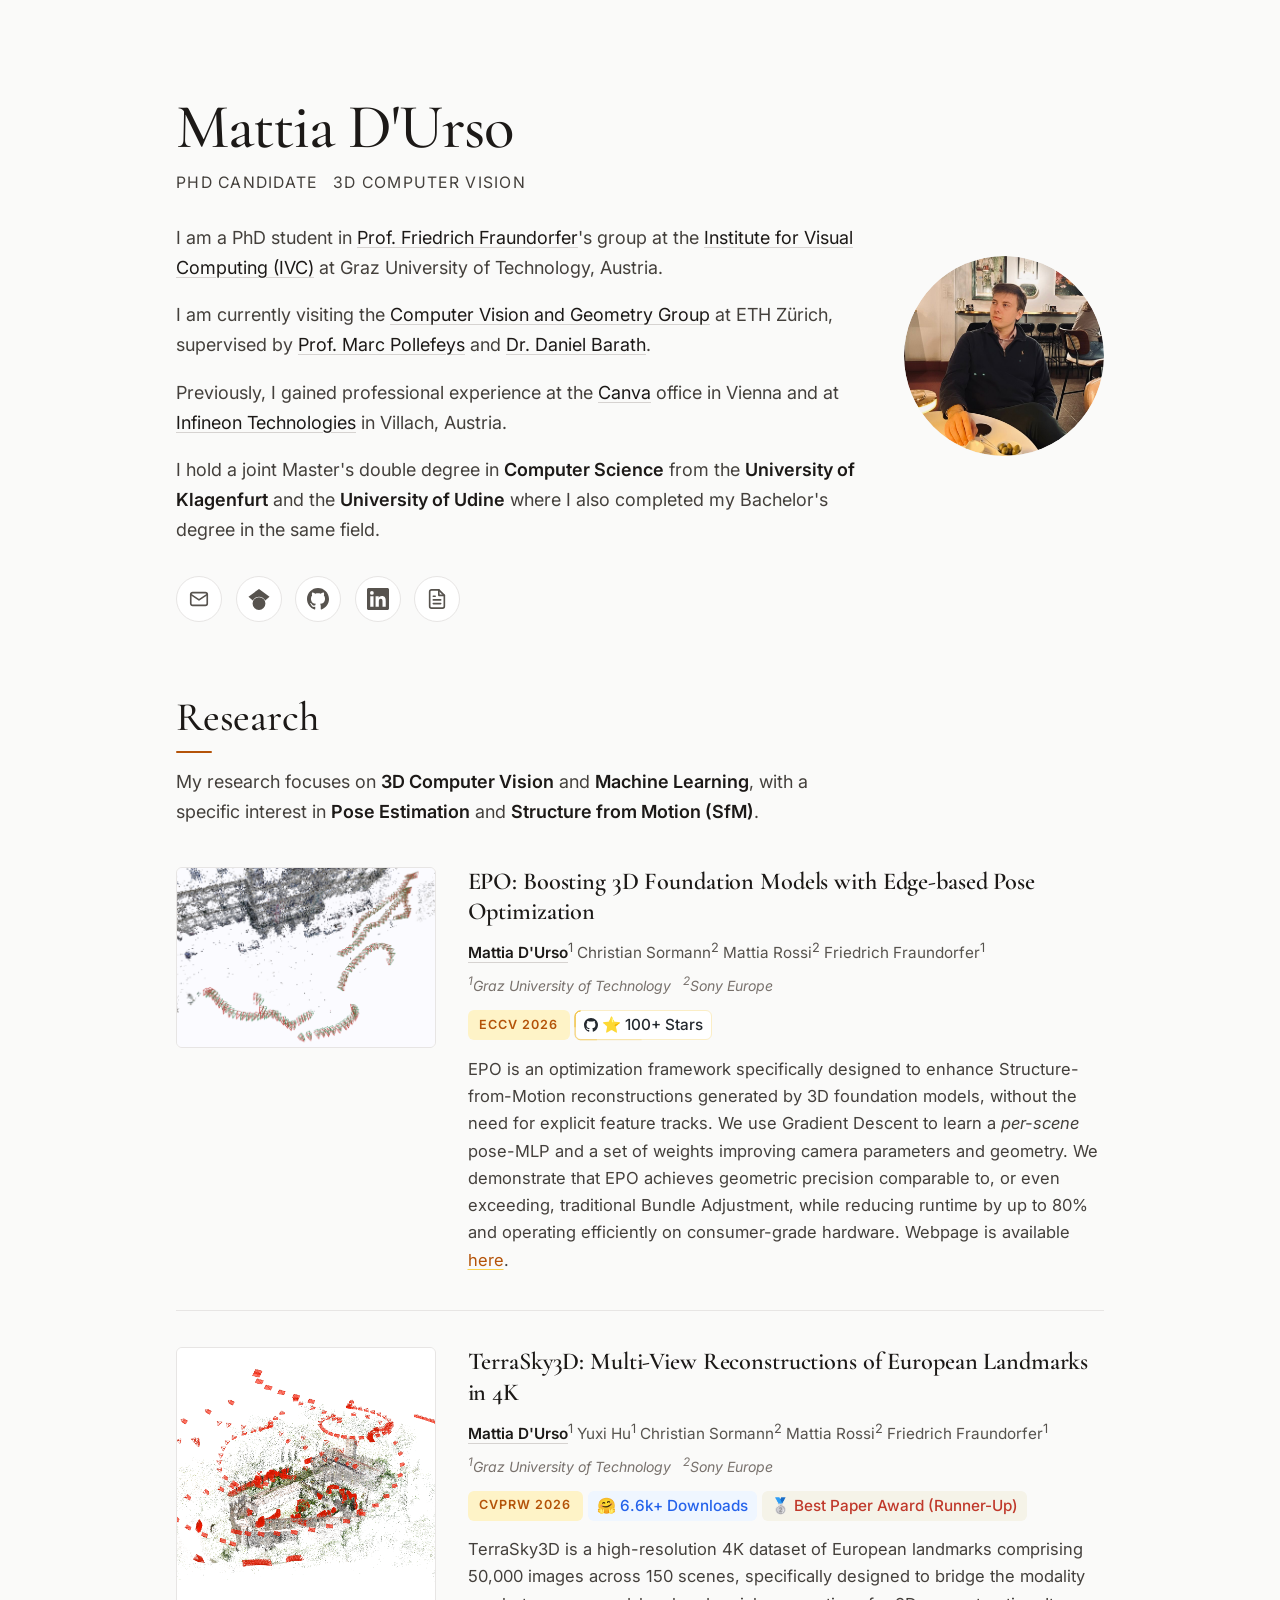
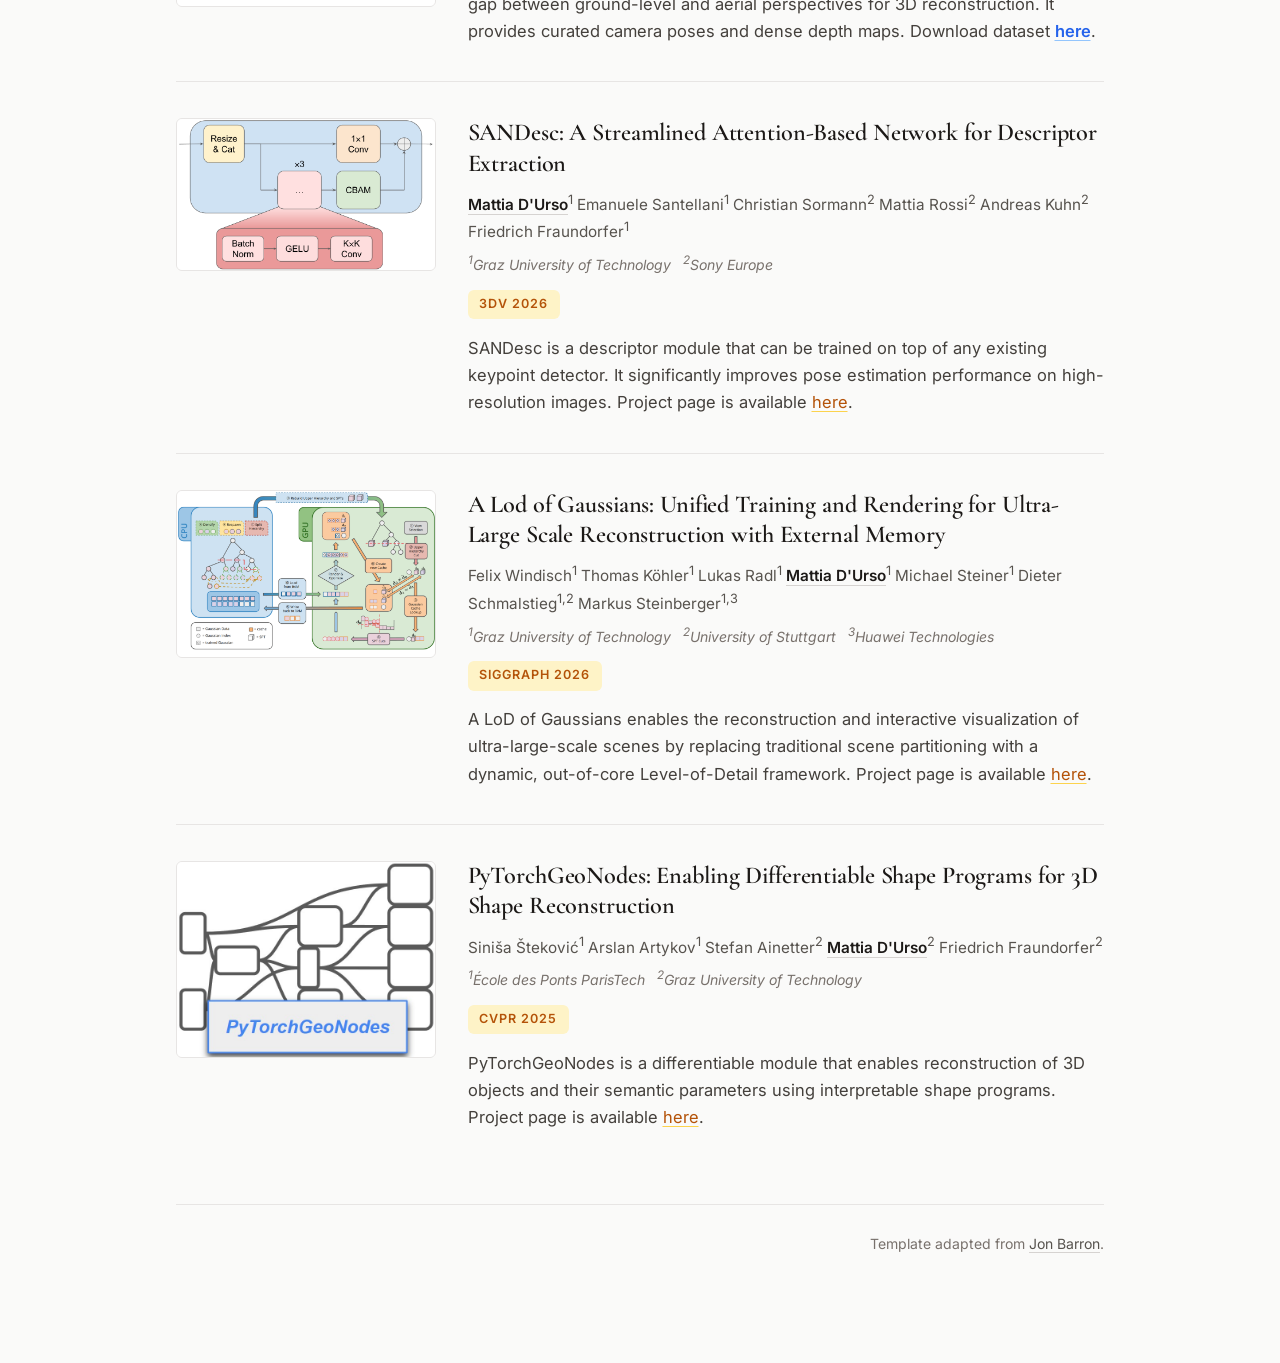
<file: index.html>
<!DOCTYPE html>
<html lang="en">
  <head>
    <meta charset="UTF-8">
    <meta name="viewport" content="width=device-width, initial-scale=1">
    <meta name="color-scheme" content="light">

    <title>Mattia D'Urso</title>
    <meta name="author" content="Mattia D'Urso">
    <meta name="description" content="Personal website of Mattia D'Urso — PhD student at TU Graz researching 3D computer vision, pose estimation, and structure from motion.">
    <meta name="robots" content="index, follow">
    <link rel="canonical" href="https://mattiadurso.com/">

    <!-- Open Graph (used by Google, LinkedIn, X, Slack, etc. for link previews) -->
    <meta property="og:type" content="website">
    <meta property="og:title" content="Mattia D'Urso">
    <meta property="og:description" content="PhD student at TU Graz researching 3D computer vision, pose estimation, and structure from motion.">
    <meta property="og:url" content="https://mattiadurso.com/">
    <meta property="og:image" content="https://mattiadurso.com/imgs/me/me.jpeg">

    <!-- Person structured data: ties this domain to Mattia D'Urso's online identity -->
    <script type="application/ld+json">
    {
      "@context": "https://schema.org",
      "@type": "Person",
      "name": "Mattia D'Urso",
      "url": "https://mattiadurso.com/",
      "image": "https://mattiadurso.com/imgs/me/me.jpeg",
      "jobTitle": "PhD Candidate in 3D Computer Vision",
      "email": "mailto:mattiadurso98@gmail.com",
      "worksFor": { "@type": "CollegeOrUniversity", "name": "Graz University of Technology" },
      "alumniOf": [
        { "@type": "CollegeOrUniversity", "name": "University of Klagenfurt" },
        { "@type": "CollegeOrUniversity", "name": "University of Udine" }
      ],
      "knowsAbout": ["3D Computer Vision", "Pose Estimation", "Structure from Motion", "Machine Learning"],
      "sameAs": [
        "https://mattiadurso.com/",
        "https://github.com/mattiadurso",
        "https://www.linkedin.com/in/mattiadurso/",
        "https://scholar.google.com/citations?user=9FjTo3YAAAAJ",
        "https://huggingface.co/mattia-durso",
        "https://ivc.tugraz.at/people/mattia-durso/"
      ]
    }
    </script>

    <link rel="preconnect" href="https://fonts.googleapis.com">
    <link rel="preconnect" href="https://fonts.gstatic.com" crossorigin>
    <link rel="stylesheet" href="https://fonts.googleapis.com/css2?family=Cormorant+Garamond:wght@400;500;600&family=Inter:wght@400;500;600&display=swap">

    <link rel="stylesheet" type="text/css" href="stylesheet.css">

    <link rel="icon" href="favicon.ico" sizes="any">
    <link rel="apple-touch-icon" href="apple-touch-icon.png">
  </head>

  <body>
    <main class="container">

      <!-- ─── Hero ─── -->
      <header class="hero">
        <div class="hero-text">
          <h1 class="name">Mattia D'Urso</h1>
          <p class="tagline">PhD candidate&nbsp;&nbsp;&nbsp;3D Computer Vision</p>

          <p>
            I am a PhD student in
            <a href="https://ivc.tugraz.at/people/friedrich-fraundorfer" target="_blank" rel="noopener">Prof. Friedrich Fraundorfer</a>'s
            group at the <a href="https://ivc.tugraz.at/people/mattia-durso/" target="_blank" rel="noopener">Institute for Visual Computing (IVC)</a>
            at Graz University of Technology, Austria.
          </p>

          <p>
            I am currently visiting the
            <a href="https://cvg.ethz.ch/" target="_blank" rel="noopener">Computer Vision and Geometry Group</a>
            at ETH Zürich, supervised by
            <a href="https://scholar.google.com/citations?user=YYH0BjEAAAAJ&hl=en" target="_blank" rel="noopener">Prof. Marc Pollefeys</a>
            and
            <a href="https://scholar.google.com/citations?user=U9-D8DYAAAAJ&hl=en" target="_blank" rel="noopener">Dr. Daniel Barath</a>.
          </p>

          <p>
            Previously, I gained professional experience at the <a href="https://canva.com" target="_blank" rel="noopener">Canva</a>
            office in Vienna and at <a href="https://www.infineon.com/" target="_blank" rel="noopener">Infineon Technologies</a>
            in Villach, Austria.
          </p>

          <p>
            I hold a joint Master's double degree in <strong>Computer Science</strong> from the <strong>University of Klagenfurt</strong> and the
            <strong>University of Udine</strong> where I also completed my Bachelor's degree in the same field.
          </p>

          <nav class="social-links" aria-label="Social links">
            <a href="mailto:mattiadurso98@gmail.com" aria-label="Email">
              <svg width="24" height="24" viewBox="0 0 24 24" fill="none" stroke="currentColor" stroke-width="1.8" stroke-linecap="round" stroke-linejoin="round" aria-hidden="true">
                <rect x="3" y="5" width="18" height="14" rx="2"/>
                <path d="m3 7 9 6 9-6"/>
              </svg>
            </a>
            <a href="https://scholar.google.com/citations?user=9FjTo3YAAAAJ&hl=en" target="_blank" rel="noopener" aria-label="Google Scholar">
              <svg width="24" height="24" viewBox="0 0 24 24" fill="currentColor" aria-hidden="true">
                <path d="M5.242 13.769L0.5 9.5 12 1l11.5 8.5-4.742 4.269C17.548 11.249 14.978 9.5 12 9.5c-2.977 0-5.548 1.748-6.758 4.269zM12 10a7 7 0 1 0 0 14 7 7 0 0 0 0-14z"/>
              </svg>
            </a>
            <a href="https://github.com/mattiadurso/" target="_blank" rel="noopener" aria-label="GitHub">
              <svg width="24" height="24" viewBox="0 0 24 24" fill="currentColor" aria-hidden="true">
                <path d="M12 0C5.373 0 0 5.373 0 12c0 5.302 3.438 9.8 8.207 11.387.6.111.793-.261.793-.577v-2.234c-3.338.726-4.033-1.416-4.033-1.416-.546-1.387-1.333-1.756-1.333-1.756-1.089-.745.083-.729.083-.729 1.205.084 1.839 1.237 1.839 1.237 1.07 1.834 2.807 1.304 3.492.997.107-.775.418-1.305.762-1.604-2.665-.305-5.467-1.334-5.467-5.931 0-1.311.469-2.381 1.236-3.221-.124-.303-.535-1.524.117-3.176 0 0 1.008-.322 3.301 1.23.957-.266 1.983-.399 3.003-.404 1.02.005 2.047.138 3.006.404 2.291-1.552 3.297-1.23 3.297-1.23.653 1.653.242 2.874.118 3.176.77.84 1.235 1.911 1.235 3.221 0 4.609-2.807 5.624-5.479 5.921.43.372.823 1.102.823 2.222v3.293c0 .319.192.694.801.576C20.566 21.797 24 17.3 24 12c0-6.627-5.373-12-12-12z"/>
              </svg>
            </a>
            <a href="https://www.linkedin.com/in/mattiadurso/" target="_blank" rel="noopener" aria-label="LinkedIn">
              <svg width="24" height="24" viewBox="0 0 24 24" fill="currentColor" aria-hidden="true">
                <path d="M20.447 20.452h-3.554v-5.569c0-1.328-.027-3.037-1.852-3.037-1.853 0-2.136 1.445-2.136 2.939v5.667H9.351V9h3.414v1.561h.046c.477-.9 1.637-1.852 3.37-1.852 3.601 0 4.267 2.37 4.267 5.455v6.288zM5.337 7.433a2.062 2.062 0 0 1-2.063-2.065 2.063 2.063 0 0 1 2.063-2.065 2.063 2.063 0 0 1 2.063 2.065 2.062 2.062 0 0 1-2.063 2.065zm1.782 13.019H3.555V9h3.564v11.452zM22.225 0H1.771C.792 0 0 .774 0 1.729v20.542C0 23.227.792 24 1.771 24h20.451C23.2 24 24 23.227 24 22.271V1.729C24 .774 23.2 0 22.222 0h.003z"/>
              </svg>
            </a>
            <a href="CV/cv.pdf" target="_blank" rel="noopener" aria-label="Resume">
              <svg width="24" height="24" viewBox="0 0 24 24" fill="none" stroke="currentColor" stroke-width="1.8" stroke-linecap="round" stroke-linejoin="round" aria-hidden="true">
                <path d="M14 2H6a2 2 0 0 0-2 2v16a2 2 0 0 0 2 2h12a2 2 0 0 0 2-2V8z"/>
                <polyline points="14 2 14 8 20 8"/>
                <line x1="8" y1="13" x2="16" y2="13"/>
                <line x1="8" y1="17" x2="16" y2="17"/>
                <line x1="8" y1="9" x2="10" y2="9"/>
              </svg>
            </a>
          </nav>
        </div>

        <a href="imgs/me/me.jpeg">
          <img class="hero-photo" alt="Portrait of Mattia D'Urso" src="imgs/me/me.jpeg">
        </a>
      </header>

      <!-- ─── Research ─── -->
      <section class="section" aria-labelledby="research-title">
        <h2 id="research-title" class="section-title">Research</h2>
        <p class="section-intro">
          My research focuses on <strong>3D Computer Vision</strong> and <strong>Machine Learning</strong>,
          with a specific interest in <strong>Pose Estimation</strong> and <strong>Structure from Motion (SfM)</strong>.
        </p>

        <div class="papers">

          <article class="paper">
            <img class="paper-thumb" src="imgs/epo/rerun_3.png" alt="EPO">
            <div class="paper-content">
              <h3 class="paper-title"><a href="epo/">EPO: Boosting 3D Foundation Models with Edge-based Pose Optimization</a></h3>
              <p class="paper-authors">
                <a class="self" href="https://mattiadurso.com/" target="_blank" rel="noopener">Mattia D'Urso</a><sup>1</sup>
                <a href="https://scholar.google.com/citations?user=6uZVF04AAAAJ&hl=en" target="_blank" rel="noopener">Christian Sormann</a><sup>2</sup>
                <a href="https://scholar.google.com/citations?user=DA3nSvgAAAAJ&hl=en" target="_blank" rel="noopener">Mattia Rossi</a><sup>2</sup>
                <a href="https://ivc.tugraz.at/people/friedrich-fraundorfer/" target="_blank" rel="noopener">Friedrich Fraundorfer</a><sup>1</sup>
              </p>
              <p class="paper-affil"><sup>1</sup>Graz University of Technology&nbsp;&nbsp;&nbsp;<sup>2</sup>Sony Europe</p>
              <span class="paper-venue">ECCV 2026</span>
              <a class="badge badge-stars" href="https://github.com/mattiadurso/EPO" target="_blank" rel="noopener"
                style="display:inline-block; background:#fff; color:#24292f; border-color:#fbeec6;
                border-radius:6px; padding:2px 8px;
                font-size:0.85em; font-weight:500; text-decoration:none;">
                <svg class="star-orbit" aria-hidden="true">
                  <rect width="100%" height="100%" rx="5.5" pathLength="100"/>
                  <rect width="100%" height="100%" rx="5.5" pathLength="100"/>
                  <rect width="100%" height="100%" rx="5.5" pathLength="100"/>
                </svg>
                <svg width="14" height="14" viewBox="0 0 24 24" fill="currentColor" aria-hidden="true" style="vertical-align:-2px;">
                  <path d="M12 0C5.373 0 0 5.373 0 12c0 5.302 3.438 9.8 8.207 11.387.6.111.793-.261.793-.577v-2.234c-3.338.726-4.033-1.416-4.033-1.416-.546-1.387-1.333-1.756-1.333-1.756-1.089-.745.083-.729.083-.729 1.205.084 1.839 1.237 1.839 1.237 1.07 1.834 2.807 1.304 3.492.997.107-.775.418-1.305.762-1.604-2.665-.305-5.467-1.334-5.467-5.931 0-1.311.469-2.381 1.236-3.221-.124-.303-.535-1.524.117-3.176 0 0 1.008-.322 3.301 1.23.957-.266 1.983-.399 3.003-.404 1.02.005 2.047.138 3.006.404 2.291-1.552 3.297-1.23 3.297-1.23.653 1.653.242 2.874.118 3.176.77.84 1.235 1.911 1.235 3.221 0 4.609-2.807 5.624-5.479 5.921.43.372.823 1.102.823 2.222v3.293c0 .319.192.694.801.576C20.566 21.797 24 17.3 24 12c0-6.627-5.373-12-12-12z"/>
                </svg>
                ⭐ <span id="epo-stars">100+</span> Stars
              </a>
              <!--
              <p class="paper-desc">
                EPO is a feature-matching free optimization framework specifically designed to enhance Structure-from-Motion reconstructions generated by 3D foundation models. We use Gradient Descent to learn a <i>per-scene</i> pose-MLP and a set of weights improving camera parameters and geometry. We demonstrate that EPO achieves geometric precision comparable to, or even exceeding, traditional Bundle Adjustment, while reducing runtime by up to 80% and operating efficiently on consumer-grade hardware.
                Webpage is available <a href="https://mattiadurso.com/epo">here</a>.
              </p>
              -->
              <p class="paper-desc">
                EPO is an optimization framework specifically designed to enhance Structure-from-Motion reconstructions generated by 3D foundation models, without the need for explicit feature tracks. We use Gradient Descent to learn a <i>per-scene</i> pose-MLP and a set of weights improving camera parameters and geometry. We demonstrate that EPO achieves geometric precision comparable to, or even exceeding, traditional Bundle Adjustment, while reducing runtime by up to 80% and operating efficiently on consumer-grade hardware.
                Webpage is available <a href="https://mattiadurso.com/epo">here</a>.
              </p>
            </div>
          </article>
         

          <!-- TerraSky -->
          <article class="paper">
            <img class="paper-thumb" src="imgs/terrasky/rec.png" alt="TerraSky3D">
            <div class="paper-content">
              <h3 class="paper-title"><a href="https://arxiv.org/abs/2603.28287">TerraSky3D: Multi-View Reconstructions of European Landmarks in 4K</a></h3>
              <p class="paper-authors">
                <a class="self" href="https://mattiadurso.com/" target="_blank" rel="noopener">Mattia D'Urso</a><sup>1</sup>
                <a href="https://scholar.google.com/citations?user=U6yM89YAAAAJ&hl=en" target="_blank" rel="noopener">Yuxi Hu</a><sup>1</sup>
                <a href="https://scholar.google.com/citations?user=6uZVF04AAAAJ&hl=en" target="_blank" rel="noopener">Christian Sormann</a><sup>2</sup>
                <a href="https://scholar.google.com/citations?user=DA3nSvgAAAAJ&hl=en" target="_blank" rel="noopener">Mattia Rossi</a><sup>2</sup>
                <a href="https://ivc.tugraz.at/people/friedrich-fraundorfer/" target="_blank" rel="noopener">Friedrich Fraundorfer</a><sup>1</sup>
              </p>
              <p class="paper-affil"><sup>1</sup>Graz University of Technology&nbsp;&nbsp;&nbsp;<sup>2</sup>Sony Europe</p>
              <span class="paper-venue">CVPRW 2026</span>
              <a class="badge" href="https://huggingface.co/datasets/mattia-durso/TerraSky3D" target="_blank" rel="noopener"
                style="display:inline-block; background:#eff6ff; color:#2563eb;
                border-radius:6px; padding:2px 8px;
                font-size:0.85em; font-weight:500; text-decoration:none;">
                🤗 <span id="terrasky-downloads">6.6k+</span> Downloads
              </a>
              <a class="badge" href="https://3dmv.org/2026/#awards" target="_blank" rel="noopener"
                style="display:inline-block; background:#f5f3e8; color:#c0392b;
                border-radius:6px; padding:2px 8px;
                font-size:0.85em; font-weight:500; text-decoration:none;">
                🥈 Best Paper Award (Runner-Up)
              </a>
              <p class="paper-desc">
                TerraSky3D is a high-resolution 4K dataset of European landmarks comprising  50,000 images across 150 scenes, specifically designed to
                bridge the modality gap between ground-level and aerial perspectives for 3D reconstruction. It provides curated camera poses and dense depth maps. Download dataset <a class="dataset-link" href="https://huggingface.co/datasets/mattia-durso/TerraSky3D" target="_blank" rel="noopener">here</a>.
              </p>
            </div>
          </article>

          <!-- SANDesc -->
          <article class="paper">
            <img class="paper-thumb" src="imgs/sandesc/sandesc_block.png" alt="SANDesc block diagram">
            <div class="paper-content">
              <h3 class="paper-title">
                <a href="https://mattiadurso.com/sandesc">SANDesc: A Streamlined Attention-Based Network for Descriptor Extraction</a>
              </h3>
              <p class="paper-authors">
                <a class="self" href="https://mattiadurso.com/" target="_blank" rel="noopener">Mattia D'Urso</a><sup>1</sup>
                <a href="https://scholar.google.com/citations?user=1JwKYK8AAAAJ&hl=en" target="_blank" rel="noopener">Emanuele Santellani</a><sup>1</sup>
                <a href="https://scholar.google.com/citations?user=6uZVF04AAAAJ&hl=en" target="_blank" rel="noopener">Christian Sormann</a><sup>2</sup>
                <a href="https://scholar.google.com/citations?user=DA3nSvgAAAAJ&hl=en" target="_blank" rel="noopener">Mattia Rossi</a><sup>2</sup>
                <a href="https://scholar.google.com/citations?user=-uuEU_wAAAAJ&hl=en" target="_blank" rel="noopener">Andreas Kuhn</a><sup>2</sup>
                <a href="https://ivc.tugraz.at/people/friedrich-fraundorfer/" target="_blank" rel="noopener">Friedrich Fraundorfer</a><sup>1</sup>
              </p>
              <p class="paper-affil"><sup>1</sup>Graz University of Technology&nbsp;&nbsp;&nbsp;<sup>2</sup>Sony Europe</p>
              <span class="paper-venue">3DV 2026</span>
              <p class="paper-desc">
                SANDesc is a descriptor module that can be trained on top of any existing keypoint detector. It significantly improves pose estimation
                performance on high-resolution images.
                Project page is available <a href="https://mattiadurso.com/sandesc" target="_blank" rel="noopener">here</a>.
              </p>
            </div>
          </article>

          <!-- LoD -->
          <article class="paper">
            <img class="paper-thumb" src="imgs/alod/alod_scheme.png" alt="A LoD of Gaussians">
            <div class="paper-content">
              <h3 class="paper-title"><a href="https://arxiv.org/abs/2507.01110">A Lod of Gaussians: Unified Training and Rendering for Ultra-Large Scale Reconstruction with External Memory</a></h3>
              <p class="paper-authors">
                <a href="https://scholar.google.com/citations?user=J_Jm3Y4AAAAJ&hl=en" target="_blank" rel="noopener">Felix Windisch</a><sup>1</sup>
                <a href="https://scholar.google.com/citations?user=pMDepi0AAAAJ&hl=en" target="_blank" rel="noopener">Thomas Köhler</a><sup>1</sup>
                <a href="https://scholar.google.com/citations?user=G_0ZsTIAAAAJ&hl=en" target="_blank" rel="noopener">Lukas Radl</a><sup>1</sup>
                <a class="self" href="https://mattiadurso.com/" target="_blank" rel="noopener">Mattia D'Urso</a><sup>1</sup>
                <a href="https://scholar.google.com/citations?user=Pbtgcz8AAAAJ&hl=en" target="_blank" rel="noopener">Michael Steiner</a><sup>1</sup>
                <a href="https://scholar.google.com/citations?user=xXu8K6IAAAAJ&hl=en" target="_blank" rel="noopener">Dieter Schmalstieg</a><sup>1,2</sup>
                <a href="https://scholar.google.com/citations?user=meRwdycAAAAJ&hl=en" target="_blank" rel="noopener">Markus Steinberger</a><sup>1,3</sup>
              </p>
              <p class="paper-affil"><sup>1</sup>Graz University of Technology&nbsp;&nbsp;&nbsp;<sup>2</sup>University of Stuttgart&nbsp;&nbsp;&nbsp;<sup>3</sup>Huawei Technologies</p>
              <span class="paper-venue">SIGGRAPH 2026</span>
              <p class="paper-desc">
                A LoD of Gaussians enables the reconstruction and interactive visualization of ultra-large-scale scenes by replacing traditional scene
                partitioning with a dynamic, out-of-core Level-of-Detail framework.
                Project page is available <a href="https://felixwindisch.github.io/ALoDOfGaussians/" target="_blank" rel="noopener">here</a>.
              </p>
            </div>
          </article>

          <!-- PyTorchGeoNodes -->
          <article class="paper">
            <img class="paper-thumb" src="imgs/pgn/logo.jpg" alt="PyTorchGeoNodes logo">
            <div class="paper-content">
              <h3 class="paper-title">
                <a href="https://arxiv.org/abs/2404.10620">PyTorchGeoNodes: Enabling Differentiable Shape Programs for 3D Shape Reconstruction</a>
              </h3>
              <p class="paper-authors">
                <a href="https://scholar.google.com/citations?user=T0qGNQYAAAAJ&hl=en&oi=ao" target="_blank" rel="noopener">Siniša Šteković</a><sup>1</sup>
                <a href="https://scholar.google.com/citations?user=75J98_QAAAAJ&hl=en&oi=ao" target="_blank" rel="noopener">Arslan Artykov</a><sup>1</sup>
                <a href="https://scholar.google.com/citations?user=VWNkvIwAAAAJ&hl=en" target="_blank" rel="noopener">Stefan Ainetter</a><sup>2</sup>
                <a class="self" href="https://mattiadurso.com/" target="_blank" rel="noopener">Mattia D'Urso</a><sup>2</sup>
                <a href="https://ivc.tugraz.at/people/friedrich-fraundorfer/" target="_blank" rel="noopener">Friedrich Fraundorfer</a><sup>2</sup>
              </p>
              <p class="paper-affil"><sup>1</sup>École des Ponts ParisTech&nbsp;&nbsp;&nbsp;<sup>2</sup>Graz University of Technology</p>
              <span class="paper-venue">CVPR 2025</span>
              <p class="paper-desc">
                PyTorchGeoNodes is a differentiable module that enables reconstruction of 3D objects and their semantic parameters using interpretable shape programs.
                Project page is available <a href="https://vevenom.github.io/pytorchgeonodes/" target="_blank" rel="noopener">here</a>.
              </p>
            </div>
          </article>

        </div>
      </section>

      <footer class="footer">
        Template adapted from <a href="https://github.com/jonbarron/jonbarron_website" target="_blank" rel="noopener">Jon Barron</a>.
      </footer>

    </main>

    <script>
      // Live EPO star count, rounded down to the nearest 10 (111 -> "110+"); the static "100+" stays if the request fails
      fetch('https://api.github.com/repos/mattiadurso/EPO')
        .then(function (r) { return r.ok ? r.json() : Promise.reject(); })
        .then(function (repo) {
          document.getElementById('epo-stars').textContent = Math.floor(repo.stargazers_count / 10) * 10 + '+';
        })
        .catch(function () {});

      // Live TerraSky3D all-time downloads, rounded down to the nearest 100 (6683 -> "6.6k+"); the static "6.6k+" stays if the request fails
      fetch('https://huggingface.co/api/datasets/mattia-durso/TerraSky3D?expand[]=downloadsAllTime')
        .then(function (r) { return r.ok ? r.json() : Promise.reject(); })
        .then(function (ds) {
          document.getElementById('terrasky-downloads').textContent = Math.floor(ds.downloadsAllTime / 100) / 10 + 'k+';
        })
        .catch(function () {});
    </script>
  </body>
</html>
</file>
<file: stylesheet.css>
/* ─────────────────────────────────────────────
   Reset & base
   ───────────────────────────────────────────── */
*,
*::before,
*::after {
  box-sizing: border-box;
}

html {
  -webkit-text-size-adjust: 100%;
  scroll-behavior: smooth;
}

body {
  margin: 0;
  padding: 0;
  font-family: 'Inter', -apple-system, BlinkMacSystemFont, 'Segoe UI', Roboto, sans-serif;
  font-size: 1rem;
  line-height: 1.65;
  color: #1c1917;
  background: #fafaf9;
  -webkit-font-smoothing: antialiased;
  -moz-osx-font-smoothing: grayscale;
  text-rendering: optimizeLegibility;
}

img {
  max-width: 100%;
  display: block;
}

/* ─────────────────────────────────────────────
   Typography
   ───────────────────────────────────────────── */
.serif,
.name,
.section-title,
.paper-title {
  font-family: 'Cormorant Garamond', 'Hoefler Text', Georgia, serif;
  letter-spacing: -0.005em;
  line-height: 1.2;
}

.name {
  font-size: clamp(2.5rem, 6vw, 3.5rem);
  font-weight: 500;
  margin: 0 0 0.25rem;
  letter-spacing: -0.015em;
}

.tagline {
  color: #78716c;
  font-size: 0.875rem;
  letter-spacing: 0.08em;
  text-transform: uppercase;
  margin: 0 0 1.5rem;
}

p {
  margin: 0 0 1rem;
}

strong {
  font-weight: 600;
  color: #1c1917;
}

a {
  color: #1c1917;
  text-decoration: underline;
  text-decoration-color: #d6d3d1;
  text-decoration-thickness: 1px;
  text-underline-offset: 3px;
  transition: color 0.2s ease, text-decoration-color 0.2s ease;
}

a:hover {
  color: #b45309;
  text-decoration-color: currentColor;
}

::selection {
  background: #fef3c7;
  color: #1c1917;
}

/* ─────────────────────────────────────────────
   Layout
   ───────────────────────────────────────────── */
.container {
  max-width: 760px;
  margin: 0 auto;
  padding: 3rem 1.25rem 4rem;
}

@media (min-width: 640px) {
  .container {
    padding: 5rem 2rem 6rem;
  }
}

/* ─────────────────────────────────────────────
   Hero
   ───────────────────────────────────────────── */
.hero {
  display: grid;
  grid-template-columns: 1fr;
  gap: 1.75rem;
  align-items: start;
  margin-bottom: 4rem;
}

@media (min-width: 640px) {
  .hero {
    grid-template-columns: 1fr 200px;
    gap: 2.5rem;
    align-items: center;
  }
}

.hero-photo {
  width: 150px;
  height: 150px;
  border-radius: 50%;
  object-fit: cover;
  justify-self: center;
  box-shadow: 0 12px 30px -12px rgba(28, 25, 23, 0.25);
  transition: transform 0.4s cubic-bezier(0.2, 0.8, 0.2, 1);
  order: -1;
}

@media (min-width: 640px) {
  .hero-photo {
    width: 200px;
    height: 200px;
    order: 0;
  }
}

.hero-photo:hover {
  transform: scale(1.04);
}

.hero-text p {
  color: #44403c;
}

.social-links {
  display: flex;
  flex-wrap: wrap;
  gap: 0.75rem;
  margin-top: 1.75rem;
}

.social-links a {
  position: relative;
  display: inline-flex;
  align-items: center;
  justify-content: center;
  width: 46px;
  height: 46px;
  border-radius: 50%;
  color: #57534e;
  background: #ffffff;
  border: 1px solid #e7e5e4;
  text-decoration: none;
  transition: color 0.2s ease, background 0.2s ease, border-color 0.2s ease, transform 0.2s ease, box-shadow 0.2s ease;
}

.social-links a:hover {
  color: #b45309;
  background: #fffbeb;
  border-color: #fcd34d;
  transform: translateY(-2px);
  box-shadow: 0 8px 20px -10px rgba(180, 83, 9, 0.35);
}

.social-links a:focus-visible {
  outline: 2px solid #b45309;
  outline-offset: 2px;
}

.social-links svg {
  width: 22px;
  height: 22px;
  display: block;
  flex-shrink: 0;
}

.social-links a {
  flex-shrink: 0;
}

/* Styled tooltip driven by each link's aria-label (replaces the native
   title tooltip so descriptions appear on hover/focus). */
.social-links a::after {
  content: attr(aria-label);
  position: absolute;
  bottom: calc(100% + 8px);
  left: 50%;
  transform: translateX(-50%) translateY(4px);
  padding: 4px 9px;
  border-radius: 6px;
  background: #292524;
  color: #fafaf9;
  font-size: 0.72rem;
  font-weight: 500;
  line-height: 1.2;
  white-space: nowrap;
  pointer-events: none;
  opacity: 0;
  transition: opacity 0.15s ease, transform 0.15s ease;
  z-index: 10;
}

.social-links a:hover::after,
.social-links a:focus-visible::after {
  opacity: 1;
  transform: translateX(-50%) translateY(0);
}

/* Safari: an <a> wrapping the hero photo is inline by default and
   doesn't reliably honor the photo's box in grid. Make it a block
   sized to the image. */
.hero > a {
  display: block;
  width: 150px;
  height: 150px;
  justify-self: center;
  border-radius: 50%;
  overflow: hidden;
}

@media (min-width: 640px) {
  .hero > a {
    width: 200px;
    height: 200px;
  }
}

/* ─────────────────────────────────────────────
   Sections
   ───────────────────────────────────────────── */
.section {
  margin-bottom: 3.5rem;
}

.section-title {
  font-size: clamp(1.75rem, 3.5vw, 2.25rem);
  font-weight: 500;
  margin: 0 0 0.75rem;
  position: relative;
  display: inline-block;
}

.section-title::after {
  content: '';
  display: block;
  width: 36px;
  height: 2px;
  background: #b45309;
  margin-top: 0.5rem;
  border-radius: 2px;
}

.section-intro {
  color: #44403c;
  margin-bottom: 2.25rem;
  max-width: 60ch;
}

/* ─────────────────────────────────────────────
   Papers
   ───────────────────────────────────────────── */
.papers {
  display: flex;
  flex-direction: column;
  gap: 2rem;
}

.paper {
  display: grid;
  grid-template-columns: 1fr;
  gap: 1.25rem;
  padding-bottom: 2rem;
  border-bottom: 1px solid #e7e5e4;
}

.paper:last-child {
  border-bottom: none;
  padding-bottom: 0;
}

@media (min-width: 640px) {
  .paper {
    grid-template-columns: 200px 1fr;
    gap: 1.75rem;
    align-items: start;
  }
}

.paper-thumb {
  width: 100%;
  max-width: 300px;
  height: auto;
  border-radius: 6px;
  border: 1px solid #e7e5e4;
  justify-self: center;
}

@media (min-width: 640px) {
  .paper-thumb {
    width: 200px;
    max-width: 200px;
    align-self: start;
  }
}

.paper-title {
  font-size: clamp(1.2rem, 2.2vw, 1.35rem);
  font-weight: 600;
  margin: 0 0 0.6rem;
  line-height: 1.25;
}

.paper-title a {
  text-decoration: none;
  color: #1c1917;
  background-image: linear-gradient(currentColor, currentColor);
  background-size: 0% 1px;
  background-repeat: no-repeat;
  background-position: 0 100%;
  transition: background-size 0.3s ease, color 0.2s ease;
}

.paper-title a:hover {
  color: #b45309;
  background-size: 100% 1px;
}

.paper-authors {
  font-size: 0.85rem;
  color: #57534e;
  margin: 0 0 0.35rem;
  line-height: 1.6;
}

.paper-authors a {
  text-decoration: none;
  color: inherit;
  border-bottom: 1px solid transparent;
  transition: color 0.2s ease, border-color 0.2s ease;
}

.paper-authors a:hover {
  color: #b45309;
  border-bottom-color: currentColor;
}

.paper-authors .self {
  color: #1c1917;
  font-weight: 600;
  border-bottom: 1px solid #d6d3d1;
}

.paper-affil {
  font-size: 0.78rem;
  color: #78716c;
  margin: 0 0 0.75rem;
  font-style: italic;
}

.paper-venue {
  display: inline-block;
  font-size: 0.7rem;
  font-weight: 600;
  letter-spacing: 0.08em;
  text-transform: uppercase;
  color: #b45309;
  background: #fef3c7;
  padding: 0.25rem 0.65rem;
  border-radius: 6px;
  margin-bottom: 0.85rem;
  vertical-align: top;
}

.paper-desc {
  font-size: 0.92rem;
  color: #44403c;
  margin: 0;
  line-height: 1.65;
}

.paper-desc a {
  color: #b45309;
  text-decoration-color: #fcd34d;
}

.paper-desc a:hover {
  text-decoration-color: currentColor;
}

.paper-desc a.dataset-link {
  color: #2563eb;
  font-weight: 600;
  text-decoration-color: #93c5fd;
}

.paper-desc a.dataset-link:hover {
  text-decoration-color: currentColor;
}

/* ─────────────────────────────────────────────
   Footer
   ───────────────────────────────────────────── */
.footer {
  margin-top: 4rem;
  padding-top: 1.5rem;
  border-top: 1px solid #e7e5e4;
  font-size: 0.78rem;
  color: #78716c;
  text-align: center;
}

.footer a {
  color: #57534e;
}

@media (min-width: 640px) {
  .footer {
    text-align: right;
  }
}

/* ─────────────────────────────────────────────
   Desktop scale-up
   Larger text + roomier layout on wide screens.
   Bumping the root font-size scales every rem-based
   size proportionally; mobile/tablet stay untouched.
   ───────────────────────────────────────────── */
@media (min-width: 1024px) {
  html {
    font-size: 18px;
  }

  .container {
    max-width: 1000px;
  }

  .paper {
    grid-template-columns: 260px 1fr;
  }

  .paper-thumb {
    width: 260px;
    max-width: 260px;
  }
}

@media (min-width: 1440px) {
  html {
    font-size: 19px;
  }

  .container {
    max-width: 1140px;
  }

  .paper {
    grid-template-columns: 300px 1fr;
  }

  .paper-thumb {
    width: 300px;
    max-width: 300px;
  }
}

/* ─────────────────────────────────────────────
   Clickable badge
   ───────────────────────────────────────────── */
.badge {
  border: 1px solid transparent;
  /* same height as .paper-venue (0.7rem × 1.65 + 2 × 0.25rem) minus the badge's 2px padding + 1px border per side */
  line-height: calc(0.7rem * 1.65 + 0.5rem - 6px);
  vertical-align: top;
  transition: background 0.15s ease, box-shadow 0.15s ease,
    transform 0.15s ease, border-color 0.15s ease;
}

.badge:hover {
  border-color: #b45309;
  box-shadow: 0 1px 4px rgba(0, 0, 0, 0.12);
  transform: translateY(-1px);
}

/* EPO stars badge: a gold comet runs clockwise around the pale-gold border at constant speed.
   Three stacked dashes (head + two fading tail pieces) on SVG rects traced along the border's
   centre line; pathLength="100" makes dash units a % of the perimeter, whatever the badge's shape. */
.badge-stars {
  position: relative;
}

.star-orbit {
  position: absolute;
  top: -0.5px;
  left: -0.5px;
  width: calc(100% + 1px);
  height: calc(100% + 1px);
  overflow: visible;
  pointer-events: none;
}

.star-orbit rect {
  fill: none;
  stroke: #f1be39;
  stroke-width: 1px;
  stroke-dasharray: 0 94 6 0; /* each dash ends where the path starts, so the three heads line up */
  animation: star-orbit 4s linear infinite;
}

.star-orbit rect:nth-child(2) {
  stroke-dasharray: 0 84 16 0;
  opacity: 0.5;
}

.star-orbit rect:nth-child(3) {
  stroke-dasharray: 0 70 30 0;
  opacity: 0.25;
}

@keyframes star-orbit {
  to { stroke-dashoffset: -100; }
}

/* ─────────────────────────────────────────────
   Reduced motion
   ───────────────────────────────────────────── */
@media (prefers-reduced-motion: reduce) {
  *,
  *::before,
  *::after {
    animation-duration: 0.01ms !important;
    transition-duration: 0.01ms !important;
    scroll-behavior: auto !important;
  }

  /* an infinite loop at 0.01ms would flicker; show a solid gold border instead
     (the first rect drawn undashed; the other two are gold on gold) */
  .star-orbit rect {
    animation: none;
    stroke-dasharray: none;
  }
}
</file>
